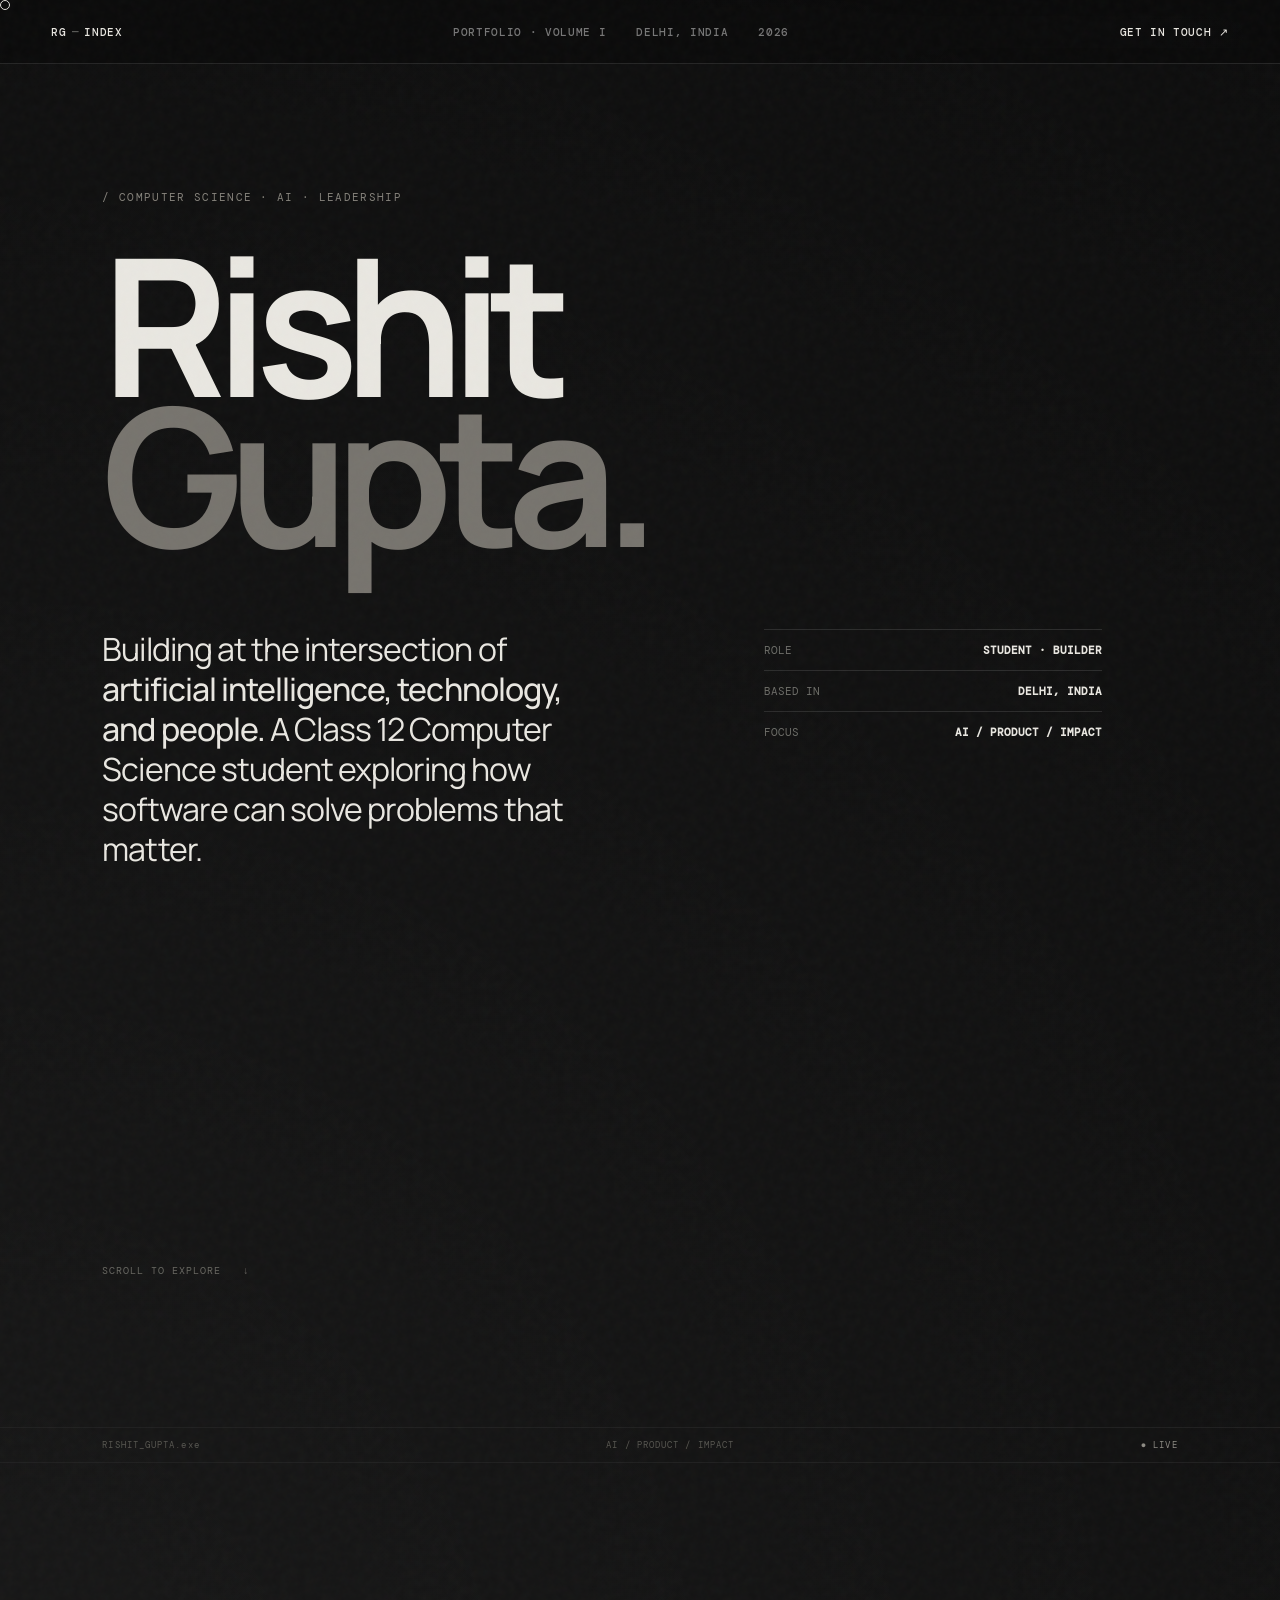
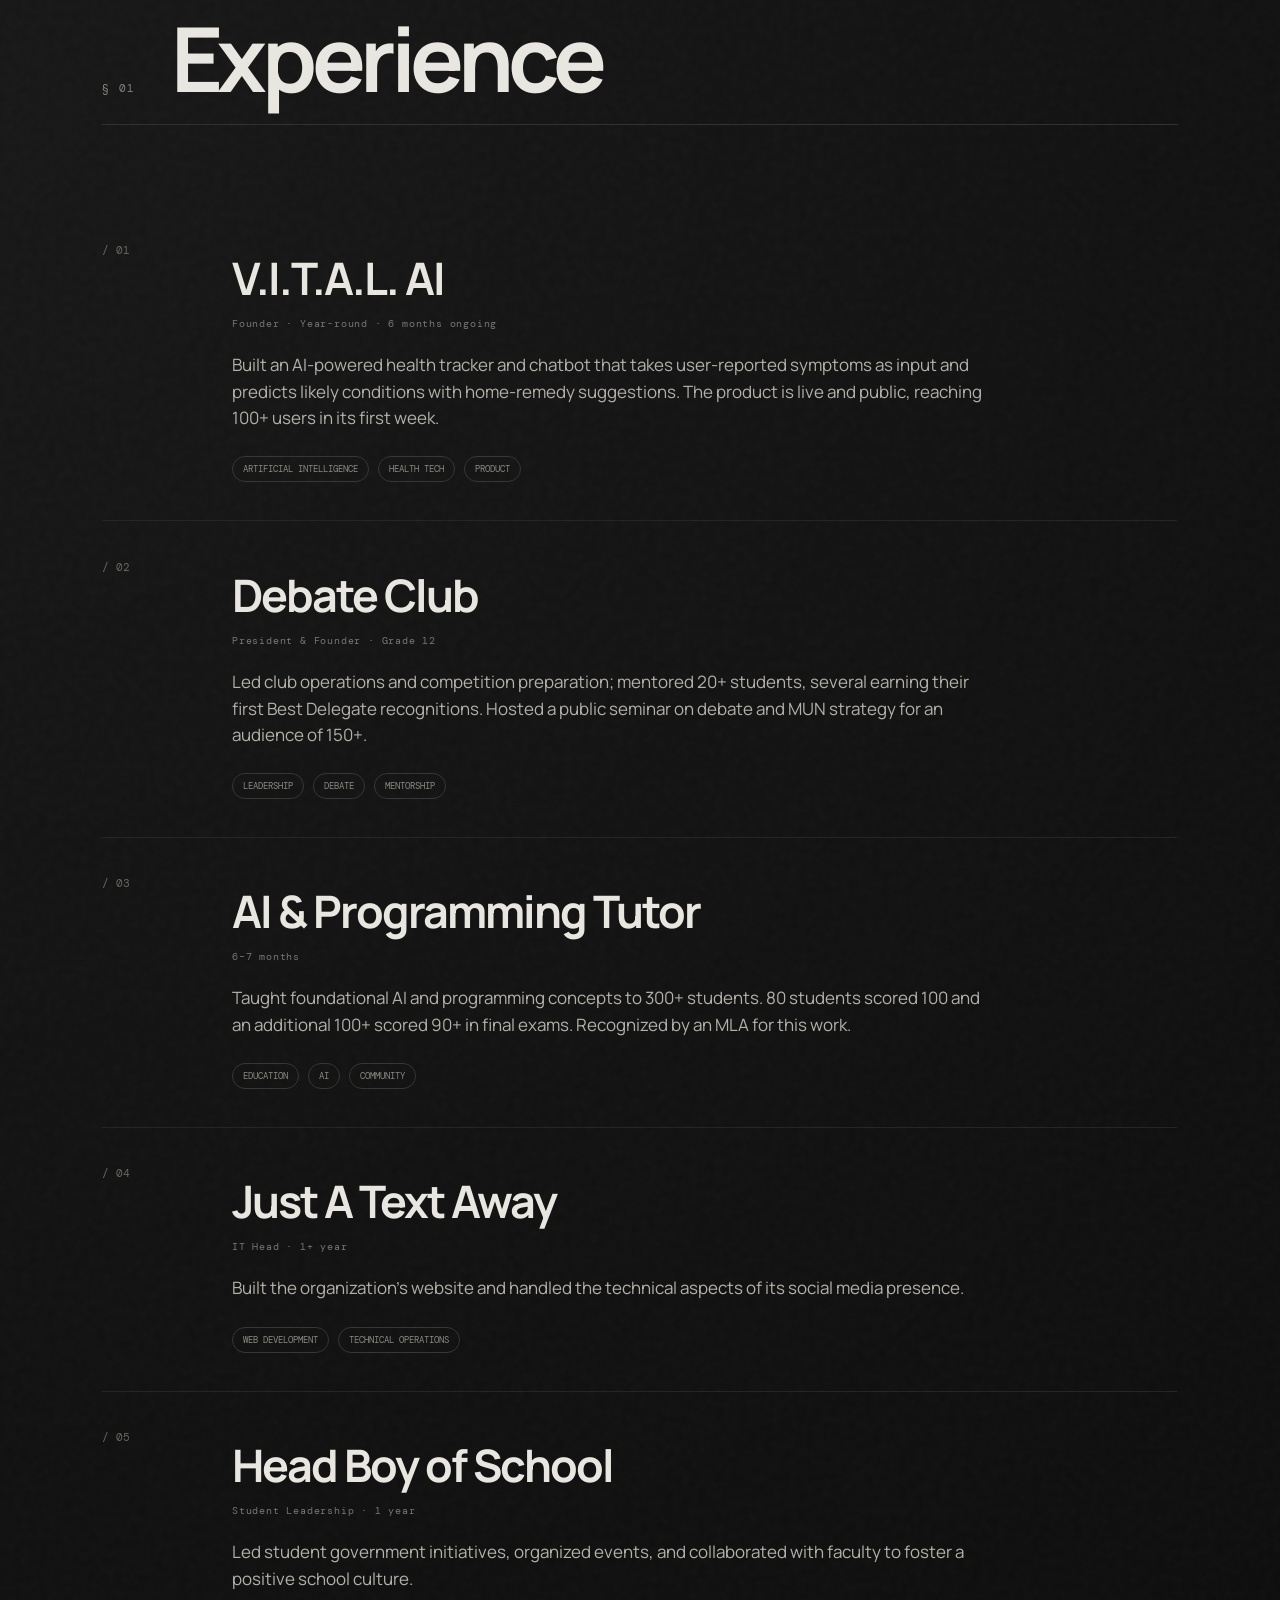
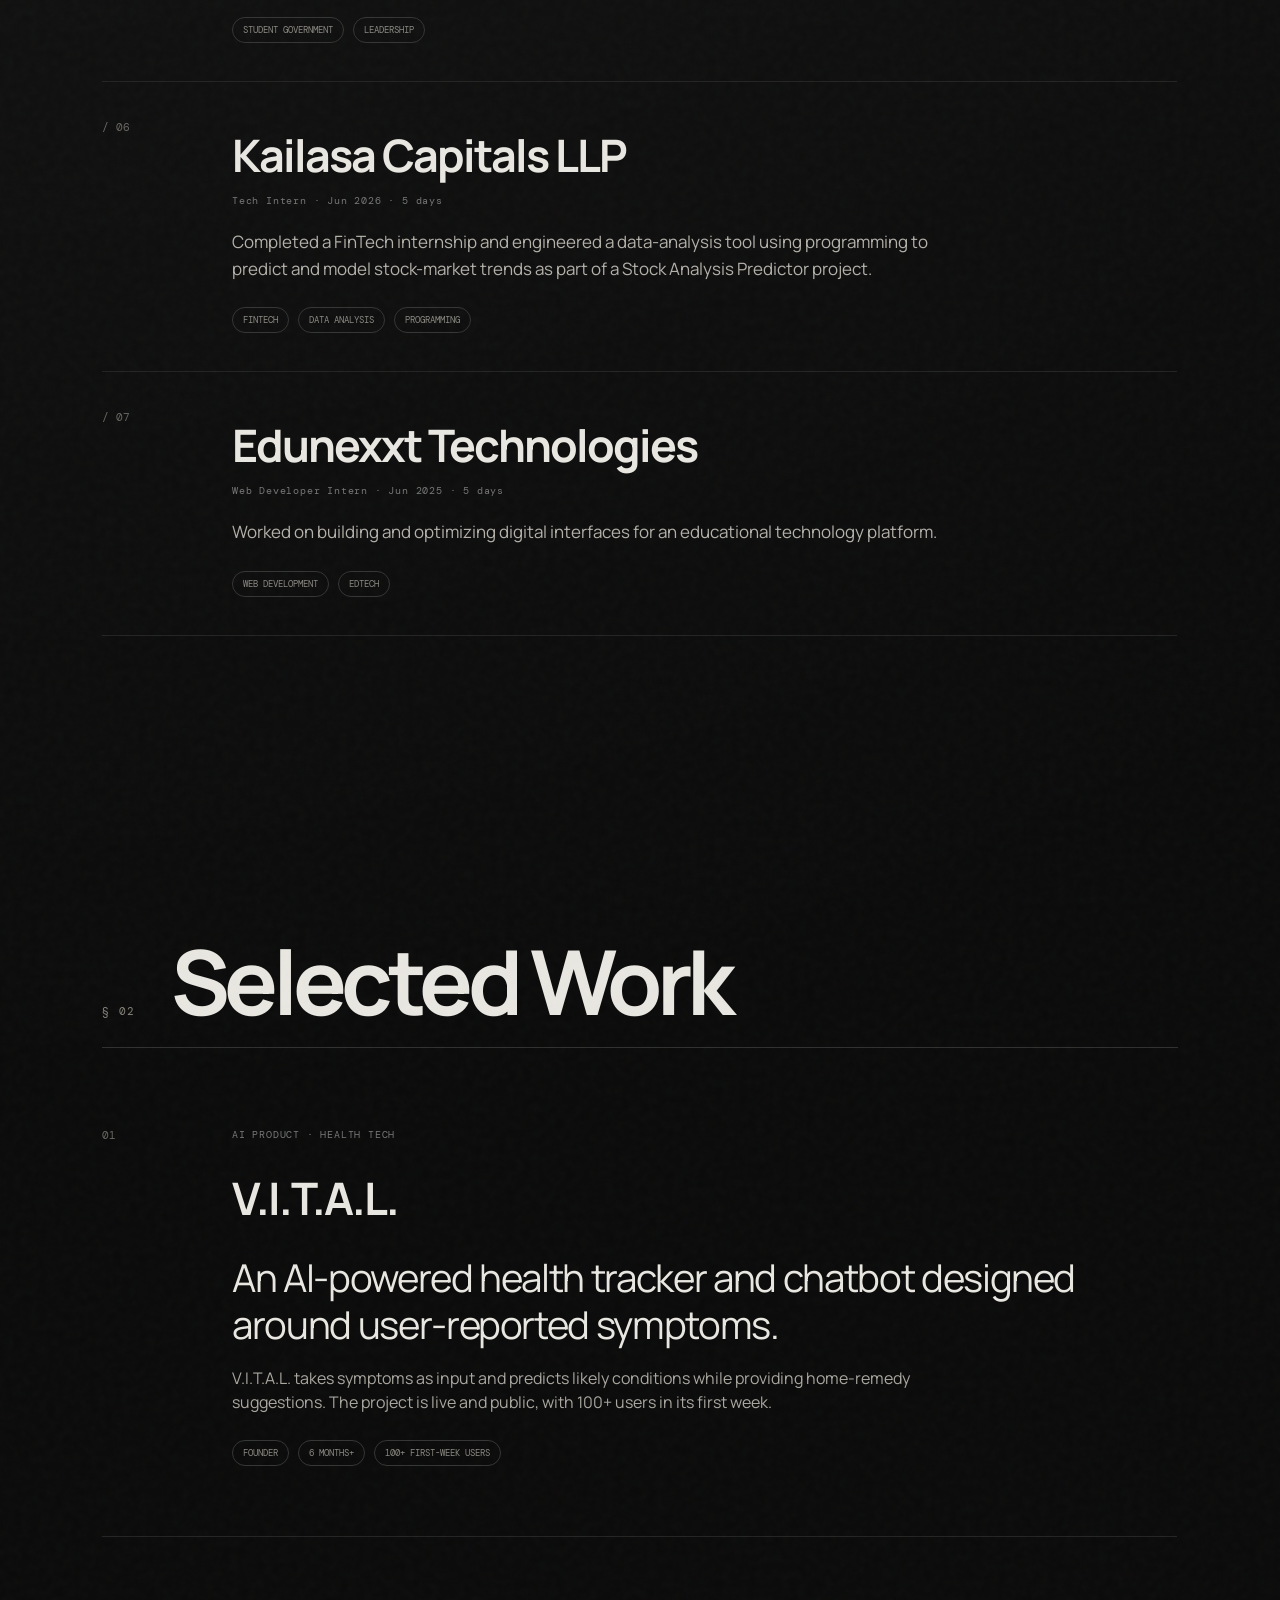
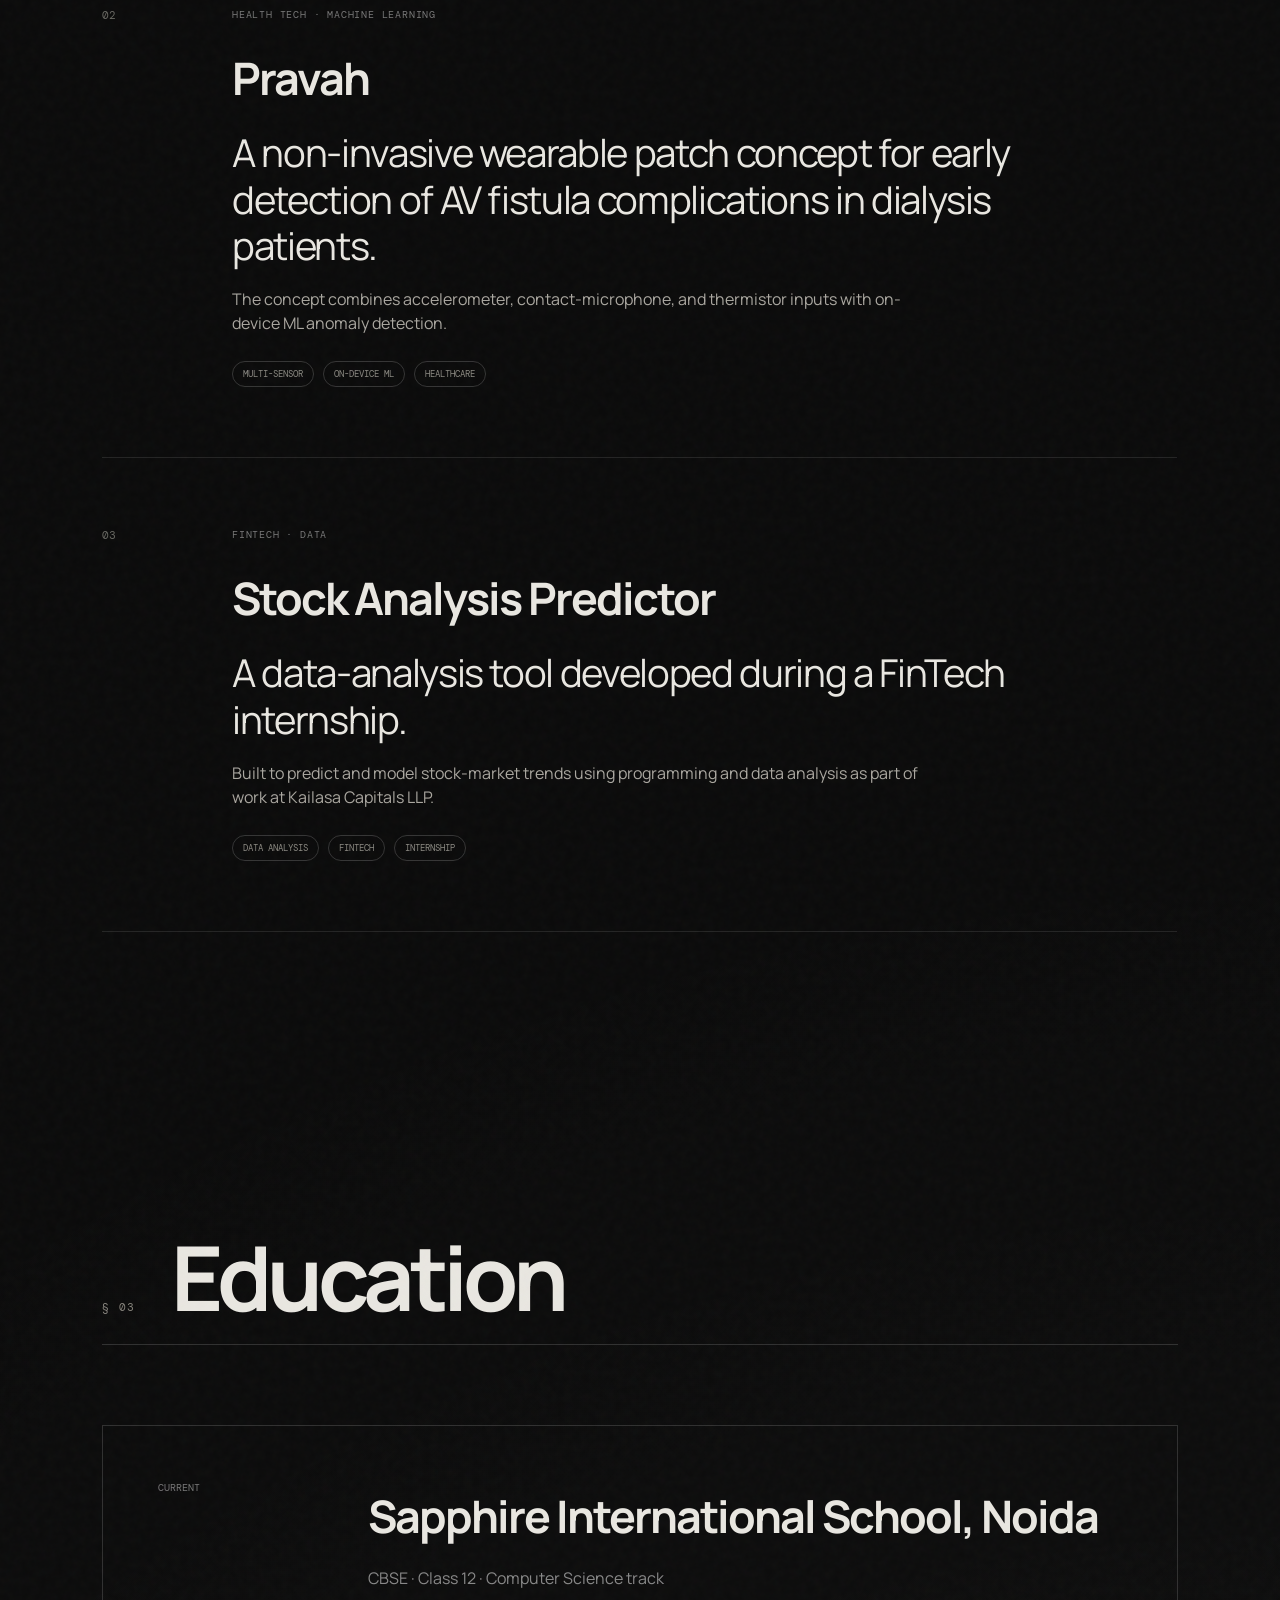
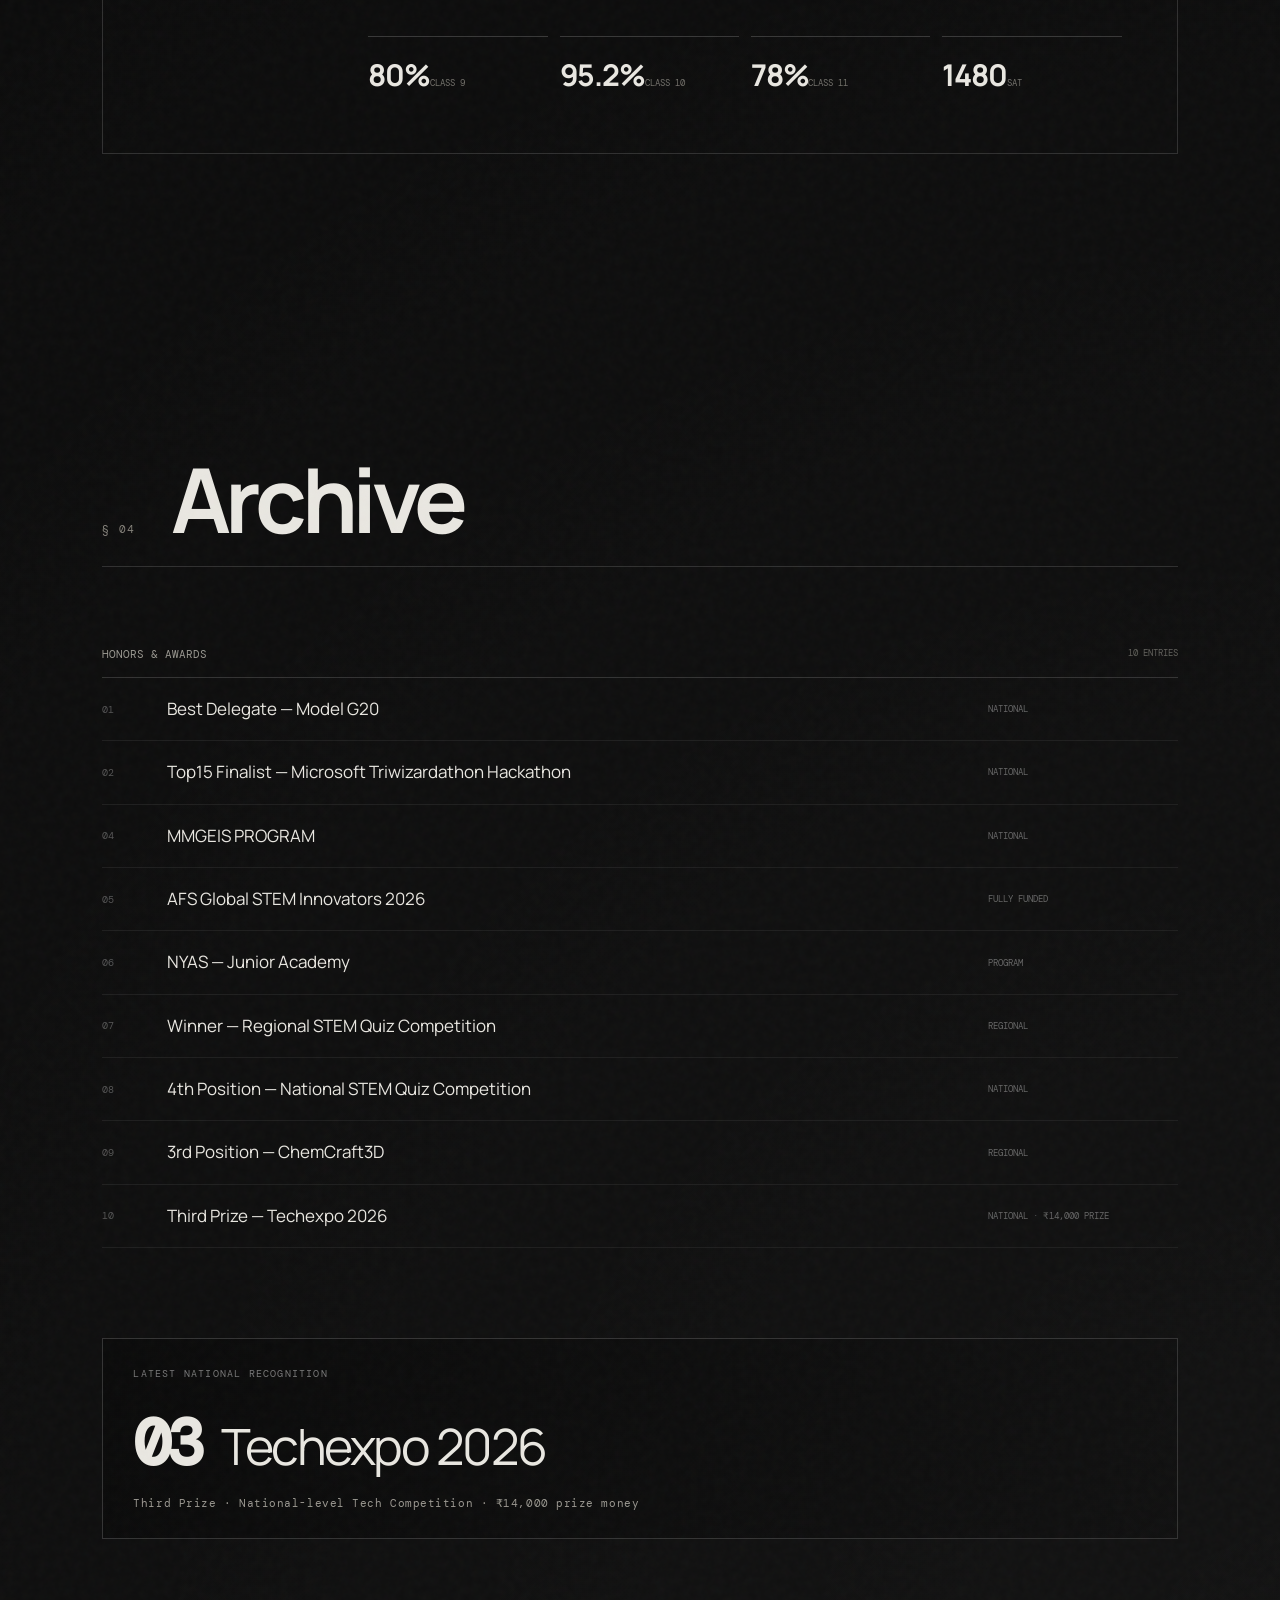
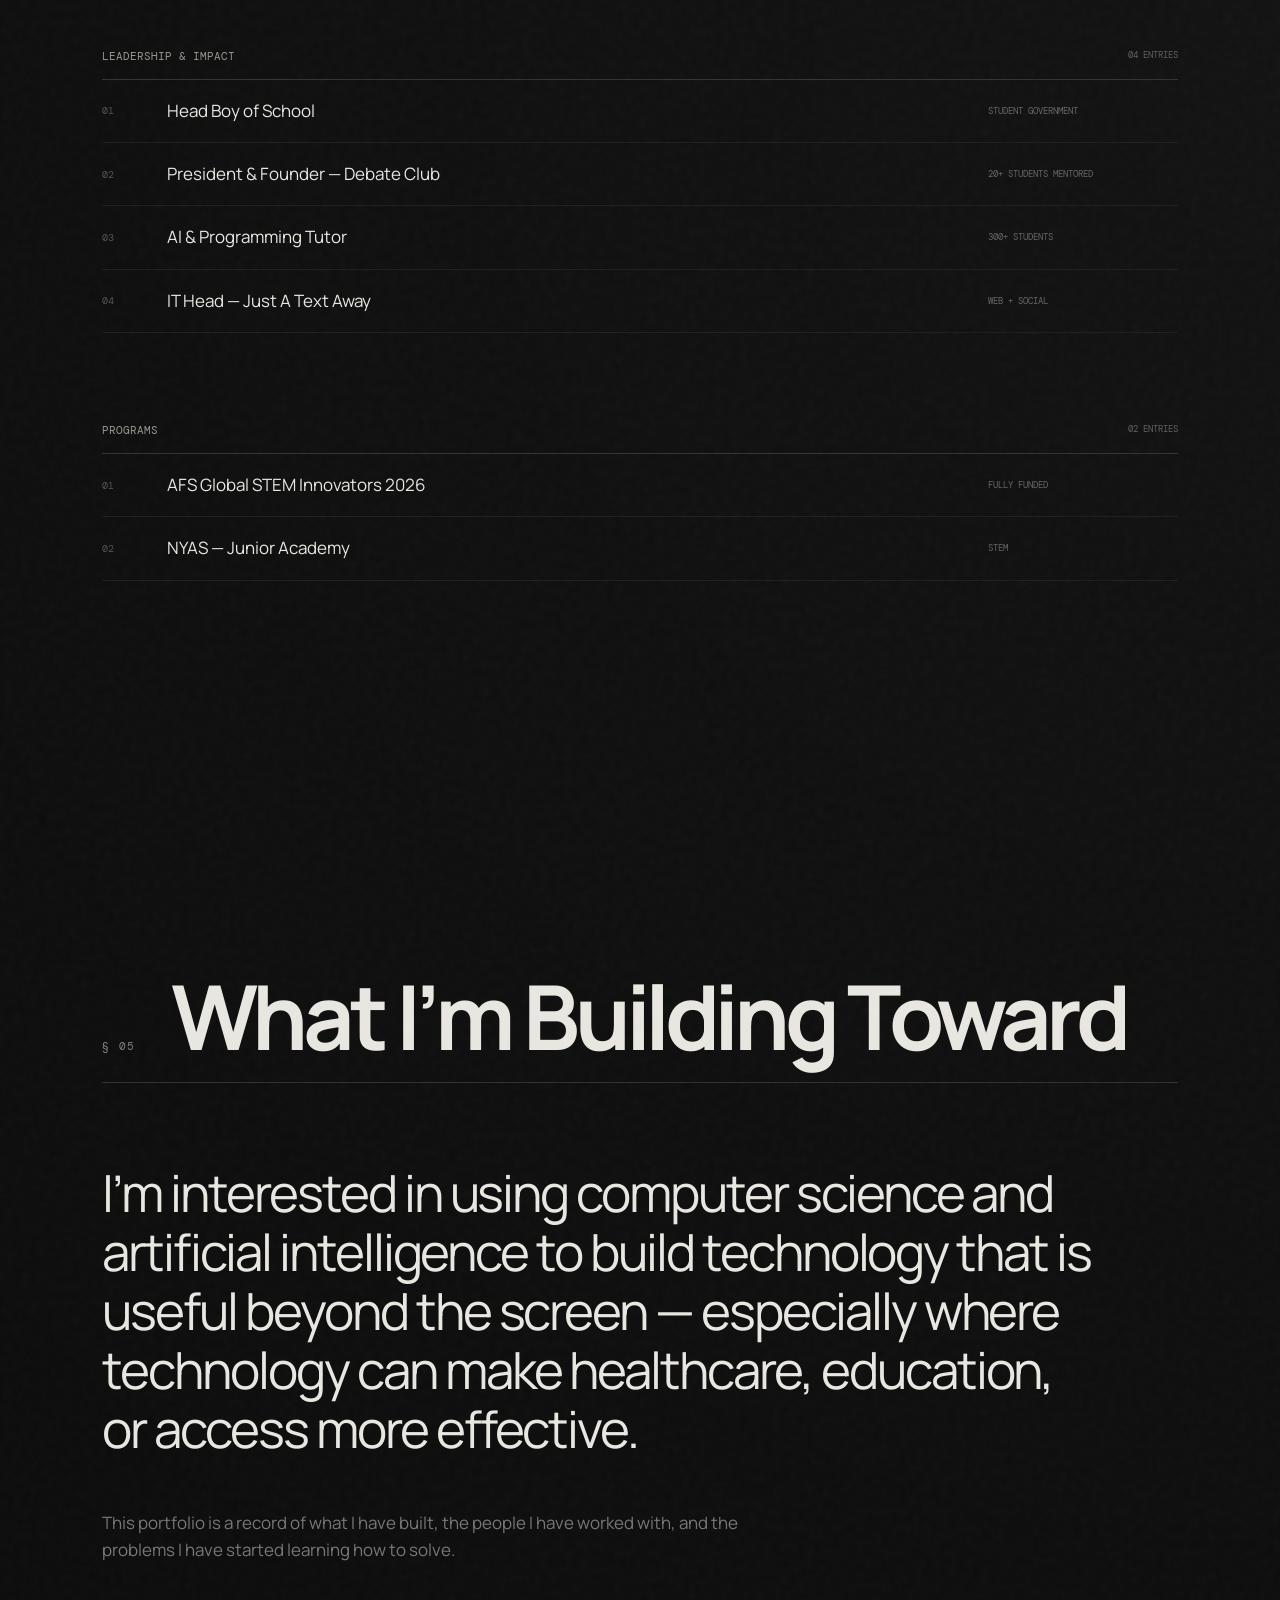
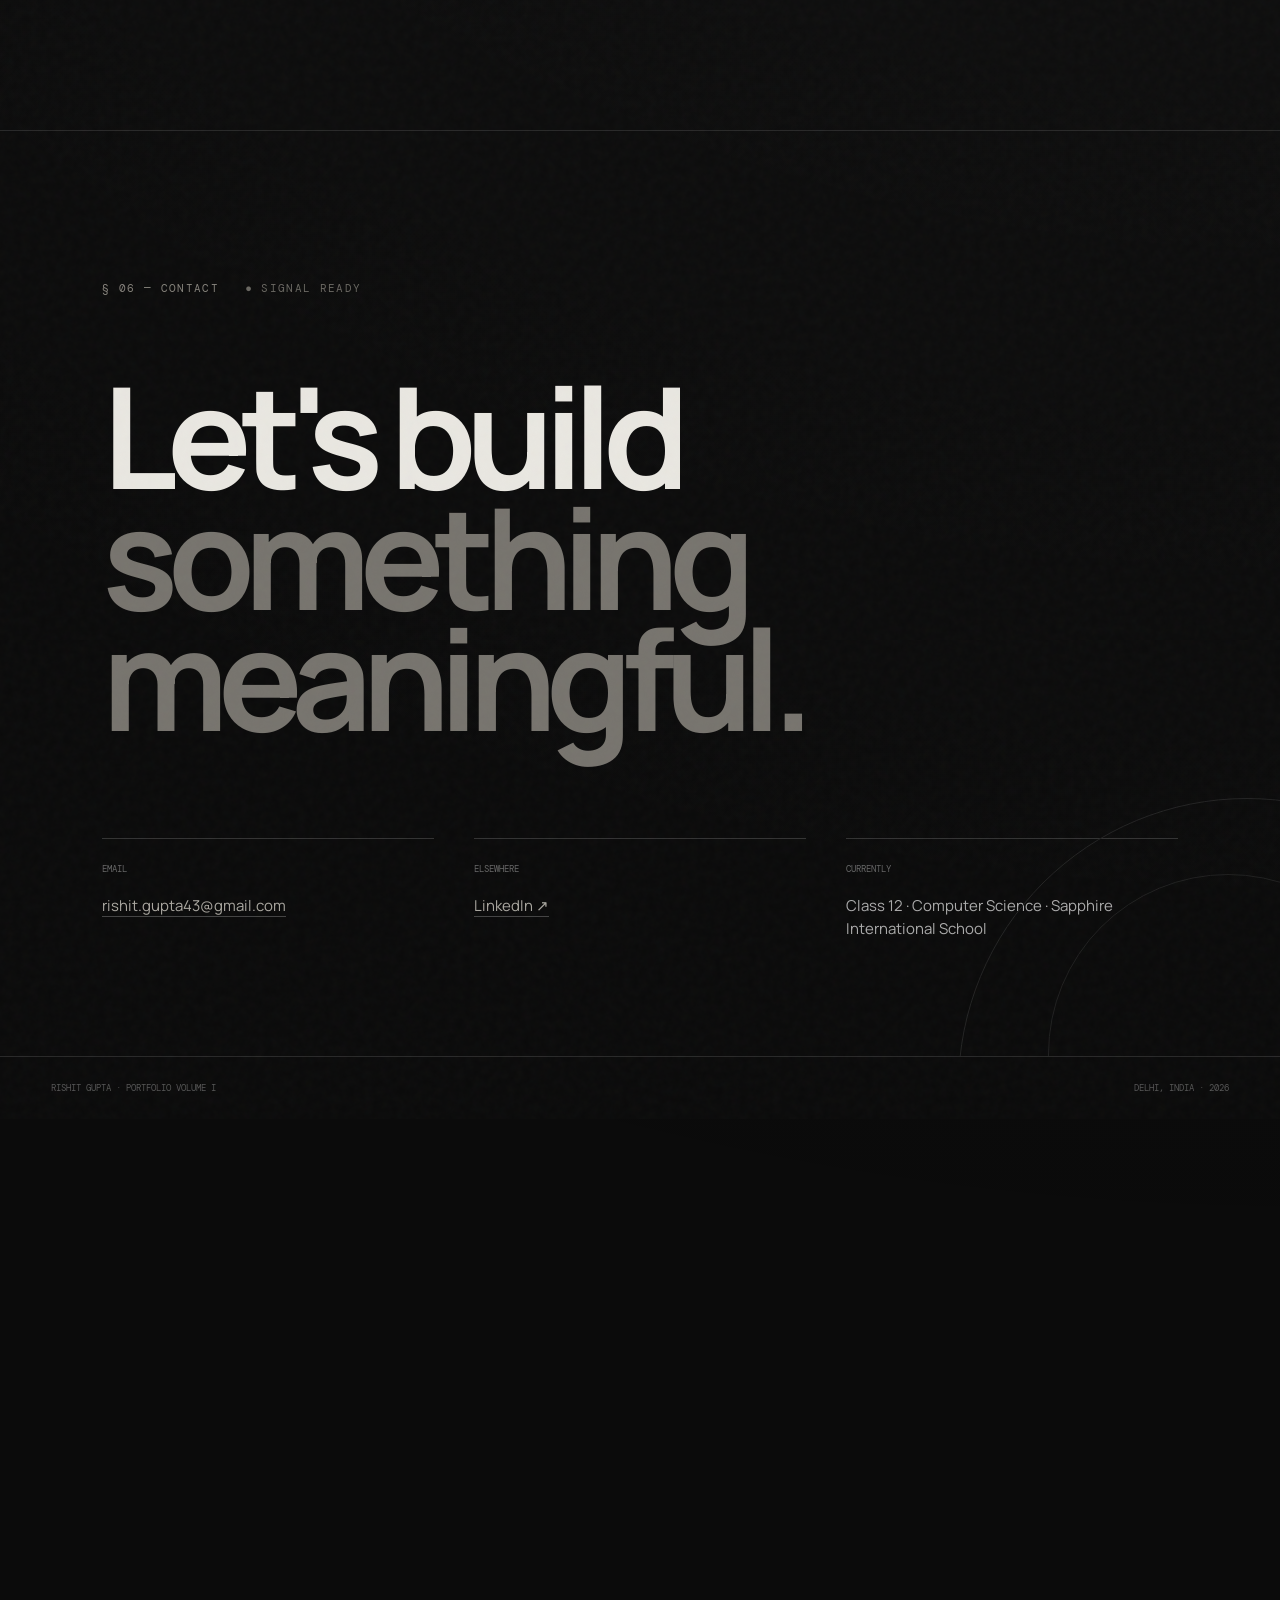
<file: index.html>
<!DOCTYPE html>
<html lang="en">
<head>
  <meta charset="UTF-8" />
  <meta name="viewport" content="width=device-width, initial-scale=1.0" />
  <meta name="description" content="Rishit Gupta — Computer Science student, AI builder, student leader." />
  <title>Rishit Gupta — Portfolio</title>
  <link rel="preconnect" href="https://fonts.googleapis.com">
  <link rel="preconnect" href="https://fonts.gstatic.com" crossorigin>
  <link href="https://fonts.googleapis.com/css2?family=DM+Mono:wght@300;400;500&family=Manrope:wght@400;500;600;700;800&display=swap" rel="stylesheet">
  <link rel="stylesheet" href="styles.css" />
<style>
.recognition{margin:30px 0 110px;border:1px solid #343434;padding:28px 30px;position:relative;overflow:hidden;transition:transform .5s cubic-bezier(.16,1,.3,1),border-color .5s ease}
.recognition:before{content:"";position:absolute;inset:0;background:linear-gradient(110deg,transparent 25%,rgba(255,255,255,.08) 50%,transparent 75%);transform:translateX(-120%);transition:transform 1s cubic-bezier(.16,1,.3,1)}
.recognition:hover:before{transform:translateX(120%)}
.recognition:hover{transform:translateY(-6px);border-color:#666}
.recognition-kicker{font:10px "DM Mono",monospace;color:#777;letter-spacing:.12em;margin-bottom:22px}
.recognition-main{display:flex;align-items:baseline;gap:22px}
.recognition-main strong{font:700 64px "DM Mono",monospace;letter-spacing:-.08em}
.recognition-main span{font-size:clamp(28px,4vw,50px);letter-spacing:-.05em}
.recognition-sub{margin-top:10px;color:#9b9891;font:11px "DM Mono",monospace;letter-spacing:.05em}
</style></head>
<body>
  <div class="cursor"></div>
  <div class="grain"></div>

  <header class="topbar">
    <a class="brand" href="#top">RG<span>—</span>INDEX</a>
    <div class="top-meta">
      <span>PORTFOLIO · VOLUME I</span>
      <span>DELHI, INDIA</span>
      <span>2026</span>
    </div>
    <a class="menu-link" href="#contact">GET IN TOUCH ↗</a>
  </header>

  <main id="top">
    <section class="hero section">
      <div class="eyebrow">/ COMPUTER SCIENCE · AI · LEADERSHIP</div>
      <h1>Rishit<br><em>Gupta.</em></h1>
      <div class="hero-grid">
        <p class="hero-statement">
          Building at the intersection of <strong>artificial intelligence, technology, and people.</strong>
          A Class 12 Computer Science student exploring how software can solve problems that matter.
        </p>
        <div class="hero-aside">
          <div><span>ROLE</span><strong>STUDENT · BUILDER</strong></div>
          <div><span>BASED IN</span><strong>DELHI, INDIA</strong></div>
          <div><span>FOCUS</span><strong>AI / PRODUCT / IMPACT</strong></div>
        </div>
      </div>
      <div class="tech-stage" aria-hidden="true">
        <div class="stage-grid"></div>
        <div class="scanline"></div>
        <div class="orb orb-a"></div>
        <div class="orb orb-b"></div>
        <div class="orb orb-c"></div>
        <div class="hud hud-a">AI.SYSTEM // ONLINE</div>
        <div class="hud hud-b">BUILD_01 / VITAL</div>
        <div class="hud hud-c">STATUS: EXPERIMENTING</div>
        <div class="crosshair">+</div>
      </div>
      <div class="scroll-note">SCROLL TO EXPLORE <span>↓</span></div>
    </section>

    <div class="system-strip" aria-hidden="true">
      <div>RISHIT_GUPTA.exe</div><div>AI / PRODUCT / IMPACT</div><div class="system-pulse">● LIVE</div>
    </div>

    <section class="section numbered" id="experience">
      <div class="section-head"><span>§ 01</span><h2>Experience</h2></div>
      <div class="entries">
        <article class="entry">
          <div class="entry-num">/ 01</div>
          <div class="entry-main">
            <h3>V.I.T.A.L. AI</h3>
            <p class="role">Founder · Year-round · 6 months ongoing</p>
            <p>Built an AI-powered health tracker and chatbot that takes user-reported symptoms as input and predicts likely conditions with home-remedy suggestions. The product is live and public, reaching 100+ users in its first week.</p>
            <div class="tags"><span>ARTIFICIAL INTELLIGENCE</span><span>HEALTH TECH</span><span>PRODUCT</span></div>
          </div>
        </article>

        <article class="entry">
          <div class="entry-num">/ 02</div>
          <div class="entry-main">
            <h3>Debate Club</h3>
            <p class="role">President & Founder · Grade 12</p>
            <p>Led club operations and competition preparation; mentored 20+ students, several earning their first Best Delegate recognitions. Hosted a public seminar on debate and MUN strategy for an audience of 150+.</p>
            <div class="tags"><span>LEADERSHIP</span><span>DEBATE</span><span>MENTORSHIP</span></div>
          </div>
        </article>

        <article class="entry">
          <div class="entry-num">/ 03</div>
          <div class="entry-main">
            <h3>AI & Programming Tutor</h3>
            <p class="role">6–7 months</p>
            <p>Taught foundational AI and programming concepts to 300+ students. 80 students scored 100 and an additional 100+ scored 90+ in final exams. Recognized by an MLA for this work.</p>
            <div class="tags"><span>EDUCATION</span><span>AI</span><span>COMMUNITY</span></div>
          </div>
        </article>

        <article class="entry">
          <div class="entry-num">/ 04</div>
          <div class="entry-main">
            <h3>Just A Text Away</h3>
            <p class="role">IT Head · 1+ year</p>
            <p>Built the organization's website and handled the technical aspects of its social media presence.</p>
            <div class="tags"><span>WEB DEVELOPMENT</span><span>TECHNICAL OPERATIONS</span></div>
          </div>
        </article>

        <article class="entry">
          <div class="entry-num">/ 05</div>
          <div class="entry-main">
            <h3>Head Boy of School</h3>
            <p class="role">Student Leadership · 1 year</p>
            <p>Led student government initiatives, organized events, and collaborated with faculty to foster a positive school culture.</p>
            <div class="tags"><span>STUDENT GOVERNMENT</span><span>LEADERSHIP</span></div>
          </div>
        </article>

        <article class="entry">
          <div class="entry-num">/ 06</div>
          <div class="entry-main">
            <h3>Kailasa Capitals LLP</h3>
            <p class="role">Tech Intern · Jun 2026 · 5 days</p>
            <p>Completed a FinTech internship and engineered a data-analysis tool using programming to predict and model stock-market trends as part of a Stock Analysis Predictor project.</p>
            <div class="tags"><span>FINTECH</span><span>DATA ANALYSIS</span><span>PROGRAMMING</span></div>
          </div>
        </article>

        <article class="entry">
          <div class="entry-num">/ 07</div>
          <div class="entry-main">
            <h3>Edunexxt Technologies</h3>
            <p class="role">Web Developer Intern · Jun 2025 · 5 days</p>
            <p>Worked on building and optimizing digital interfaces for an educational technology platform.</p>
            <div class="tags"><span>WEB DEVELOPMENT</span><span>EDTECH</span></div>
          </div>
        </article>
      </div>
    </section>

    <section class="section numbered work" id="work">
      <div class="section-head"><span>§ 02</span><h2>Selected Work</h2></div>

      <article class="project featured">
        <div class="project-index">01</div>
        <div>
          <p class="project-type">AI PRODUCT · HEALTH TECH</p>
          <h3>V.I.T.A.L.</h3>
          <p class="project-lede">An AI-powered health tracker and chatbot designed around user-reported symptoms.</p>
          <p class="project-copy">V.I.T.A.L. takes symptoms as input and predicts likely conditions while providing home-remedy suggestions. The project is live and public, with 100+ users in its first week.</p>
          <div class="project-facts"><span>FOUNDER</span><span>6 MONTHS+</span><span>100+ FIRST-WEEK USERS</span></div>
        </div>
      </article>

      <article class="project">
        <div class="project-index">02</div>
        <div>
          <p class="project-type">HEALTH TECH · MACHINE LEARNING</p>
          <h3>Pravah</h3>
          <p class="project-lede">A non-invasive wearable patch concept for early detection of AV fistula complications in dialysis patients.</p>
          <p class="project-copy">The concept combines accelerometer, contact-microphone, and thermistor inputs with on-device ML anomaly detection.</p>
          <div class="project-facts"><span>MULTI-SENSOR</span><span>ON-DEVICE ML</span><span>HEALTHCARE</span></div>
        </div>
      </article>

      <article class="project">
        <div class="project-index">03</div>
        <div>
          <p class="project-type">FINTECH · DATA</p>
          <h3>Stock Analysis Predictor</h3>
          <p class="project-lede">A data-analysis tool developed during a FinTech internship.</p>
          <p class="project-copy">Built to predict and model stock-market trends using programming and data analysis as part of work at Kailasa Capitals LLP.</p>
          <div class="project-facts"><span>DATA ANALYSIS</span><span>FINTECH</span><span>INTERNSHIP</span></div>
        </div>
      </article>
    </section>

    <section class="section numbered education" id="education">
      <div class="section-head"><span>§ 03</span><h2>Education</h2></div>
      <div class="education-card">
        <div class="year">CURRENT</div>
        <div>
          <h3>Sapphire International School, Noida</h3>
          <p>CBSE · Class 12 · Computer Science track</p>
          <div class="score-grid">
            <div><strong>80%</strong><span>CLASS 9</span></div>
            <div><strong>95.2%</strong><span>CLASS 10</span></div>
            <div><strong>78%</strong><span>CLASS 11</span></div>
            <div><strong>1480</strong><span>SAT</span></div>
          </div>
        </div>
      </div>
    </section>

    <section class="section numbered archive" id="archive">
      <div class="section-head"><span>§ 04</span><h2>Archive</h2></div>

      <div class="archive-block">
        <div class="archive-title"><span>HONORS & AWARDS</span><small>10 ENTRIES</small></div>
        <div class="archive-list">
          <div><b>01</b><span>Best Delegate — Model G20</span><small>NATIONAL</small></div>
          <div><b>02</b><span>Top15 Finalist — Microsoft Triwizardathon Hackathon</span><small>NATIONAL</small></div>
          <div><b>04</b><span>MMGEIS PROGRAM</span><small>NATIONAL</small></div>
          <div><b>05</b><span>AFS Global STEM Innovators 2026</span><small>FULLY FUNDED</small></div>
          <div><b>06</b><span>NYAS — Junior Academy</span><small>PROGRAM</small></div>
          <div><b>07</b><span>Winner — Regional STEM Quiz Competition</span><small>REGIONAL</small></div>
          <div><b>08</b><span>4th Position — National STEM Quiz Competition</span><small>NATIONAL</small></div>
          <div><b>09</b><span>3rd Position — ChemCraft3D</span><small>REGIONAL</small></div>
          <div><b>10</b><span>Third Prize — Techexpo 2026</span><small>NATIONAL · ₹14,000 PRIZE</small></div>
        </div>
      </div>

      <div class="recognition">
        <div class="recognition-kicker">LATEST NATIONAL RECOGNITION</div>
        <div class="recognition-main"><strong>03</strong><span>Techexpo 2026</span></div>
        <div class="recognition-sub">Third Prize · National-level Tech Competition · ₹14,000 prize money</div>
      </div>

      <div class="archive-block">
        <div class="archive-title"><span>LEADERSHIP & IMPACT</span><small>04 ENTRIES</small></div>
        <div class="archive-list">
          <div><b>01</b><span>Head Boy of School</span><small>STUDENT GOVERNMENT</small></div>
          <div><b>02</b><span>President & Founder — Debate Club</span><small>20+ STUDENTS MENTORED</small></div>
          <div><b>03</b><span>AI & Programming Tutor</span><small>300+ STUDENTS</small></div>
          <div><b>04</b><span>IT Head — Just A Text Away</span><small>WEB + SOCIAL</small></div>
        </div>
      </div>

      <div class="archive-block">
        <div class="archive-title"><span>PROGRAMS</span><small>02 ENTRIES</small></div>
        <div class="archive-list">
          <div><b>01</b><span>AFS Global STEM Innovators 2026</span><small>FULLY FUNDED</small></div>
          <div><b>02</b><span>NYAS — Junior Academy</span><small>STEM</small></div>
        </div>
      </div>
    </section>

    <section class="section numbered closing">
      <div class="section-head"><span>§ 05</span><h2>What I’m Building Toward</h2></div>
      <div class="closing-copy">
        <p>I’m interested in using computer science and artificial intelligence to build technology that is useful beyond the screen — especially where technology can make healthcare, education, or access more effective.</p>
        <p class="quiet">This portfolio is a record of what I have built, the people I have worked with, and the problems I have started learning how to solve.</p>
      </div>
    </section>

    <section class="contact section" id="contact">
      <div class="contact-label">§ 06 — CONTACT <span class="signal">● SIGNAL READY</span></div>
      <h2>Let's build<br><em>something meaningful.</em></h2>
      <div class="contact-grid">
        <div>
          <span>EMAIL</span>
          <p><a href="mailto:rishit.gupta43@gmail.com">rishit.gupta43@gmail.com</a></p>
        </div>
        <div>
          <span>ELSEWHERE</span>
          <p><a href="https://www.linkedin.com/in/rishitgupta43/" target="_blank" rel="noopener">LinkedIn ↗</a></p>
        </div>
        <div>
          <span>CURRENTLY</span>
          <p>Class 12 · Computer Science · Sapphire International School</p>
        </div>
      </div>
    </section>
  </main>

  <footer>
    <span>RISHIT GUPTA · PORTFOLIO VOLUME I</span>
    <span>DELHI, INDIA · 2026</span>
  </footer>

  <script src="script.js"></script>
</body>
</html>
</file>
<file: styles.css>
*{box-sizing:border-box}html{scroll-behavior:smooth}body{margin:0;background:#0b0b0b;color:#e9e7e1;font-family:Manrope,Arial,sans-serif;line-height:1.55;overflow-x:hidden}
body:before{content:"";position:fixed;inset:-35%;pointer-events:none;z-index:-2;background:radial-gradient(circle at 20% 30%,rgba(255,255,255,.055),transparent 22%),radial-gradient(circle at 80% 65%,rgba(255,255,255,.035),transparent 24%);animation:aurora 14s ease-in-out infinite alternate}
@keyframes aurora{0%{transform:translate3d(-3%,-2%,0) scale(1)}50%{transform:translate3d(3%,2%,0) scale(1.08)}100%{transform:translate3d(-1%,4%,0) scale(1.03)}}.cursor{position:fixed;width:10px;height:10px;border:1px solid #e9e7e1;border-radius:50%;pointer-events:none;z-index:50;mix-blend-mode:difference;transition:transform .08s linear}
@media(pointer:fine){a,.entry,.project,.archive-list>div{cursor:none}}
.grain{position:fixed;inset:0;pointer-events:none;opacity:.035;z-index:20;background-image:url("data:image/svg+xml,%3Csvg viewBox='0 0 180 180' xmlns='http://www.w3.org/2000/svg'%3E%3Cfilter id='n'%3E%3CfeTurbulence type='fractalNoise' baseFrequency='.85' numOctaves='4' stitchTiles='stitch'/%3E%3C/filter%3E%3Crect width='100%25' height='100%25' filter='url(%23n)' opacity='.8'/%3E%3C/svg%3E")}.topbar{position:fixed;top:0;left:0;right:0;height:64px;display:flex;align-items:center;justify-content:space-between;padding:0 4vw;border-bottom:1px solid #252525;background:rgba(11,11,11,.84);backdrop-filter:blur(14px);z-index:10;font:500 11px "DM Mono",monospace;letter-spacing:.06em}.brand{color:#e9e7e1;text-decoration:none}.brand span{opacity:.35;margin:0 5px}.top-meta{display:flex;gap:30px;color:#777}.menu-link{color:#e9e7e1;text-decoration:none}.section{padding:150px 8vw;max-width:1500px;margin:auto}.hero{min-height:100vh;padding-top:190px;display:flex;flex-direction:column;justify-content:center}.eyebrow,.section-head span,.contact-label{font:400 11px "DM Mono",monospace;letter-spacing:.12em;color:#85827b}.hero h1{font-size:clamp(82px,15vw,220px);line-height:.78;letter-spacing:-.075em;margin:45px 0 80px;font-weight:700}.hero h1 em,.contact h2 em{font-style:normal;color:#77746e}.hero-grid{display:grid;grid-template-columns:1.5fr 1fr;gap:12vw;max-width:1000px}.hero-statement{font-size:clamp(22px,2.5vw,36px);line-height:1.25;letter-spacing:-.03em;margin:0}.hero-statement strong{font-weight:500}.hero-aside{font:11px "DM Mono",monospace}.hero-aside div{border-top:1px solid #2c2c2c;padding:13px 0;display:flex;justify-content:space-between;gap:25px}.hero-aside span{color:#6d6d68}.scroll-note{margin-top:auto;padding-top:90px;font:10px "DM Mono",monospace;color:#686761;letter-spacing:.1em}.scroll-note span{margin-left:15px}.section-head{display:flex;gap:35px;align-items:baseline;border-bottom:1px solid #303030;padding-bottom:22px;margin-bottom:80px}.section-head h2{font-size:clamp(42px,7vw,95px);letter-spacing:-.06em;line-height:1;margin:0}.entry{display:grid;grid-template-columns:90px 1fr;gap:40px;padding:38px 0;border-bottom:1px solid #242424}.entry-num,.project-index{font:11px "DM Mono",monospace;color:#676761}.entry-main{max-width:900px}.entry h3,.project h3,.education-card h3{font-size:clamp(28px,3.5vw,48px);letter-spacing:-.045em;margin:0 0 5px}.role,.project-type{font:10px "DM Mono",monospace;letter-spacing:.08em;color:#777;margin:0 0 22px}.entry p:not(.role){font-size:17px;color:#b4b1aa;max-width:750px}.tags,.project-facts{display:flex;gap:9px;flex-wrap:wrap;margin-top:25px}.tags span,.project-facts span{border:1px solid #353535;border-radius:100px;padding:6px 10px;font:9px "DM Mono",monospace;color:#8b8982}.project{display:grid;grid-template-columns:90px 1fr;gap:40px;padding:70px 0;border-bottom:1px solid #242424}.project.featured{padding-top:0}.project-lede{font-size:clamp(23px,3vw,40px);line-height:1.2;letter-spacing:-.035em;max-width:900px;margin:18px 0}.project-copy{color:#aaa7a0;max-width:700px;font-size:16px}.education-card{display:grid;grid-template-columns:150px 1fr;gap:60px;border:1px solid #303030;padding:55px}.year{font:10px "DM Mono",monospace;color:#777}.education-card h3{margin-top:0}.education-card p{color:#888}.score-grid{display:grid;grid-template-columns:repeat(4,1fr);gap:12px;margin-top:45px}.score-grid div{border-top:1px solid #383838;padding-top:15px}.score-grid strong{display:block;font-size:30px;letter-spacing:-.04em}.score-grid span{font:9px "DM Mono",monospace;color:#73716b}.archive-block{margin-bottom:90px}.archive-title{display:flex;justify-content:space-between;border-bottom:1px solid #333;padding-bottom:16px;font:11px "DM Mono",monospace;color:#9a9891}.archive-title small{color:#62615c}.archive-list>div{display:grid;grid-template-columns:45px 1fr 190px;gap:20px;padding:18px 0;border-bottom:1px solid #1f1f1f;align-items:center}.archive-list b{font:10px "DM Mono",monospace;color:#555}.archive-list span{font-size:17px}.archive-list small{font:9px "DM Mono",monospace;color:#666}.closing-copy{max-width:1000px}.closing-copy p{font-size:clamp(28px,4vw,54px);line-height:1.15;letter-spacing:-.04em}.closing-copy .quiet{font-size:17px;color:#777;max-width:700px;line-height:1.6;letter-spacing:0}.contact{max-width:none;padding:150px 8vw 100px;border-top:1px solid #292929}.contact h2{font-size:clamp(65px,11vw,160px);line-height:.86;letter-spacing:-.075em;margin:80px 0 100px}.contact-grid{display:grid;grid-template-columns:repeat(3,1fr);gap:40px}.contact-grid div{border-top:1px solid #333;padding-top:15px}.contact-grid span{font:9px "DM Mono",monospace;color:#666}.contact-grid p{font-size:15px;color:#aaa}.contact-grid p{word-break:break-word}footer{border-top:1px solid #292929;padding:25px 4vw;display:flex;justify-content:space-between;font:9px "DM Mono",monospace;color:#555}@media(max-width:800px){.top-meta{display:none}.topbar{padding:0 5vw}.section{padding:110px 6vw}.hero{padding-top:150px}.hero h1{font-size:25vw;margin:55px 0}.hero-grid{grid-template-columns:1fr;gap:55px}.entry,.project{grid-template-columns:45px 1fr;gap:18px}.entry p:not(.role){font-size:15px}.education-card{grid-template-columns:1fr;padding:30px;gap:25px}.score-grid{grid-template-columns:repeat(2,1fr)}.archive-list>div{grid-template-columns:35px 1fr;gap:10px}.archive-list small{grid-column:2}.contact-grid{grid-template-columns:1fr}.contact h2{margin:60px 0}.scroll-note{padding-top:60px}footer{gap:15px;flex-direction:column}}

/* ===== CINEMATIC MOTION LAYER ===== */
@keyframes revealUp{from{opacity:0;transform:translateY(70px);filter:blur(8px)}to{opacity:1;transform:translateY(0);filter:blur(0)}}
@keyframes lineSweep{from{transform:scaleX(0);transform-origin:left}to{transform:scaleX(1);transform-origin:left}}
@keyframes floatIn{0%{opacity:0;transform:translateY(25px) rotateX(10deg)}100%{opacity:1;transform:translateY(0) rotateX(0)}}
@keyframes pulseDot{0%,100%{box-shadow:0 0 0 0 rgba(233,231,225,.18)}50%{box-shadow:0 0 0 12px rgba(233,231,225,0)}}
@keyframes marquee{to{transform:translateX(-50%)}}
@keyframes glitch{0%,100%{transform:translate(0)}20%{transform:translate(-2px,1px)}40%{transform:translate(2px,-1px)}60%{transform:translate(-1px,-1px)}80%{transform:translate(1px,1px)}}

.hero .eyebrow{animation:revealUp 1s cubic-bezier(.16,1,.3,1) both}
.hero h1{animation:revealUp 1.2s .12s cubic-bezier(.16,1,.3,1) both}
.hero-grid{animation:revealUp 1s .3s cubic-bezier(.16,1,.3,1) both}
.scroll-note{animation:floatIn 1s .8s both}
.scroll-note span{display:inline-block;animation:floatArrow 1.8s ease-in-out infinite}
@keyframes floatArrow{0%,100%{transform:translateY(0)}50%{transform:translateY(8px)}}

.section-head{position:relative;overflow:hidden}
.section-head:after{content:"";position:absolute;left:0;right:0;bottom:-1px;height:1px;background:#e9e7e1;transform:scaleX(0);transform-origin:left;transition:transform 1.2s cubic-bezier(.16,1,.3,1)}
.section-head:hover:after{transform:scaleX(1)}

.entry,.project,.education-card,.archive-block,.closing-copy{opacity:0;transform:translateY(45px);transition:opacity .9s cubic-bezier(.16,1,.3,1),transform .9s cubic-bezier(.16,1,.3,1)}
.entry.in,.project.in,.education-card.in,.archive-block.in,.closing-copy.in{opacity:1;transform:none}
.entry:nth-child(2){transition-delay:.06s}.entry:nth-child(3){transition-delay:.12s}.entry:nth-child(4){transition-delay:.18s}.entry:nth-child(5){transition-delay:.24s}.entry:nth-child(6){transition-delay:.30s}.entry:nth-child(7){transition-delay:.36s}

.entry,.project{position:relative;transition:padding-left .5s cubic-bezier(.16,1,.3,1),background .5s ease,opacity .9s cubic-bezier(.16,1,.3,1),transform .9s cubic-bezier(.16,1,.3,1)}
.entry:before,.project:before{content:"";position:absolute;left:-8vw;right:-8vw;top:0;bottom:0;background:linear-gradient(90deg,transparent,rgba(255,255,255,.035),transparent);transform:translateX(-100%);transition:transform .8s cubic-bezier(.16,1,.3,1);pointer-events:none}
.entry:hover:before,.project:hover:before{transform:translateX(100%)}
.entry:hover,.project:hover{padding-left:14px}
.entry h3,.project h3{transition:letter-spacing .5s cubic-bezier(.16,1,.3,1),transform .5s cubic-bezier(.16,1,.3,1)}
.entry:hover h3,.project:hover h3{letter-spacing:-.06em;transform:translateX(6px)}

.tags span,.project-facts span{transition:background .35s ease,color .35s ease,border-color .35s ease,transform .35s ease}
.tags span:hover,.project-facts span:hover{background:#e9e7e1;color:#0b0b0b;border-color:#e9e7e1;transform:translateY(-3px)}

.featured h3{position:relative;display:inline-block}
.featured h3:after{content:"";position:absolute;left:0;bottom:-6px;width:100%;height:2px;background:#e9e7e1;transform:scaleX(0);transform-origin:right;transition:transform .6s cubic-bezier(.16,1,.3,1)}
.featured:hover h3:after{transform:scaleX(1);transform-origin:left}

.archive-list>div{position:relative;overflow:hidden;transition:padding-left .35s ease,background .35s ease}
.archive-list>div:before{content:"";position:absolute;inset:0;background:#151515;transform:translateX(-101%);transition:transform .5s cubic-bezier(.16,1,.3,1);z-index:-1}
.archive-list>div:hover:before{transform:translateX(0)}
.archive-list>div:hover{padding-left:12px}

.score-grid strong{display:inline-block;transition:transform .45s cubic-bezier(.16,1,.3,1)}
.score-grid div:hover strong{transform:translateY(-5px) scale(1.05)}

.contact{position:relative;overflow:hidden}
.contact:before{content:"";position:absolute;width:45vw;height:45vw;right:-20vw;bottom:-25vw;border:1px solid #242424;border-radius:50%;animation:orbit 18s linear infinite}
.contact:after{content:"";position:absolute;width:28vw;height:28vw;right:-10vw;bottom:-14vw;border:1px solid #202020;border-radius:50%;animation:orbit 11s linear infinite reverse}
@keyframes orbit{to{transform:rotate(360deg)}}
.contact h2{position:relative;z-index:1}
.contact h2 em{transition:letter-spacing .7s cubic-bezier(.16,1,.3,1)}
.contact:hover h2 em{letter-spacing:-.02em}

.topbar .brand{transition:letter-spacing .4s ease}
.topbar .brand:hover{letter-spacing:.16em}
.menu-link{position:relative}
.menu-link:after{content:"";position:absolute;left:0;bottom:-5px;width:100%;height:1px;background:#e9e7e1;transform:scaleX(0);transform-origin:right;transition:transform .45s cubic-bezier(.16,1,.3,1)}
.menu-link:hover:after{transform:scaleX(1);transform-origin:left}

@media(prefers-reduced-motion:reduce){
  *,*:before,*:after{animation:none!important;transition:none!important;scroll-behavior:auto!important}
  .entry,.project,.education-card,.archive-block,.closing-copy{opacity:1;transform:none}
}

/* ===== NEXT-GEN TECH MOTION ===== */
:root{--line:#272727;--soft:#88857e;--paper:#e9e7e1}
body{perspective:1200px}
.topbar{transition:transform .45s ease,background .45s ease}
.topbar.scrolled{background:rgba(5,5,5,.94);box-shadow:0 12px 50px rgba(0,0,0,.25)}

.system-strip{max-width:1500px;margin:0 auto;padding:0 8vw;height:36px;display:flex;justify-content:space-between;align-items:center;border-top:1px solid #202020;border-bottom:1px solid #202020;font:9px "DM Mono",monospace;color:#575650;letter-spacing:.12em;overflow:hidden}
.system-strip>div{animation:systemBlink 3s infinite}
.system-strip .system-pulse{color:#8d8b84;animation:pulseText 1.6s infinite}
@keyframes systemBlink{0%,100%{opacity:.45}50%{opacity:1}}
@keyframes pulseText{0%,100%{opacity:.4}50%{opacity:1;text-shadow:0 0 14px rgba(233,231,225,.45)}}

.tech-stage{position:relative;height:220px;margin-top:85px;overflow:hidden;border:1px solid #191919;background:#080808;transform:perspective(800px) rotateX(5deg);transform-origin:center bottom}
.stage-grid{position:absolute;inset:-50% -10%;background-image:linear-gradient(#1c1c1c 1px,transparent 1px),linear-gradient(90deg,#1c1c1c 1px,transparent 1px);background-size:48px 48px;transform:perspective(500px) rotateX(62deg) translateY(35%);opacity:.55;animation:gridMove 7s linear infinite}
@keyframes gridMove{from{background-position:0 0,0 0}to{background-position:0 48px,48px 0}}
.scanline{position:absolute;left:0;right:0;height:1px;background:rgba(233,231,225,.35);box-shadow:0 0 16px rgba(233,231,225,.2);animation:scan 4s linear infinite}
@keyframes scan{0%{top:-5%}100%{top:105%}}
.orb{position:absolute;border:1px solid #4a4945;border-radius:50%;filter:blur(.1px);mix-blend-mode:screen}
.orb-a{width:145px;height:145px;left:13%;top:28%;animation:orbA 8s ease-in-out infinite}
.orb-b{width:82px;height:82px;right:22%;top:18%;animation:orbB 5.5s ease-in-out infinite}
.orb-c{width:32px;height:32px;right:10%;bottom:15%;animation:orbC 3s ease-in-out infinite}
@keyframes orbA{0%,100%{transform:translate3d(0,0,0) rotate(0deg);box-shadow:0 0 0 transparent}50%{transform:translate3d(80px,-30px,30px) rotate(180deg);box-shadow:0 0 55px rgba(233,231,225,.07)}}
@keyframes orbB{0%,100%{transform:translate(0,0) scale(1)}50%{transform:translate(-55px,45px) scale(1.35)}}
@keyframes orbC{0%,100%{transform:scale(1)}50%{transform:scale(2.2);box-shadow:0 0 40px rgba(233,231,225,.16)}}
.hud{position:absolute;font:8px "DM Mono",monospace;letter-spacing:.12em;color:#66645e}
.hud-a{left:18px;top:18px}.hud-b{right:18px;top:18px}.hud-c{left:18px;bottom:18px}
.crosshair{position:absolute;left:50%;top:50%;transform:translate(-50%,-50%);font:25px "DM Mono",monospace;color:#55534e;animation:crossPulse 2s ease-in-out infinite}
@keyframes crossPulse{0%,100%{opacity:.25;transform:translate(-50%,-50%) scale(.8)}50%{opacity:1;transform:translate(-50%,-50%) scale(1.25)}}

.hero h1{position:relative;text-shadow:0 0 0 transparent}
.hero h1:hover{animation:microGlitch .35s steps(2) 1}
@keyframes microGlitch{0%{text-shadow:none}25%{text-shadow:3px 0 rgba(233,231,225,.15),-3px 0 rgba(255,255,255,.06)}50%{transform:translateX(-2px)}75%{text-shadow:-2px 0 rgba(233,231,225,.12),2px 0 rgba(255,255,255,.05)}100%{transform:none;text-shadow:none}}

.section-head span{transition:color .4s ease}
.section-head:hover span{color:#e9e7e1}
.section-head h2{transition:transform .7s cubic-bezier(.16,1,.3,1)}
.section-head:hover h2{transform:translateX(12px)}

.project,.entry{will-change:transform}
.project:hover,.entry:hover{transform:translate3d(8px,-2px,0)!important}
.project:after,.entry:after{content:"";position:absolute;right:0;top:0;width:2px;height:0;background:#e9e7e1;transition:height .6s cubic-bezier(.16,1,.3,1)}
.project:hover:after,.entry:hover:after{height:100%}

.project-index{transition:transform .5s ease,color .5s ease}
.project:hover .project-index{transform:rotate(-8deg) scale(1.3);color:#e9e7e1}

.education-card{position:relative;overflow:hidden}
.education-card:before{content:"SYSTEM / EDUCATION";position:absolute;right:-20px;top:18px;font:9px "DM Mono",monospace;color:#282825;transform:rotate(90deg);transform-origin:right top;letter-spacing:.16em}
.education-card:hover{transform:translateY(-8px)!important;border-color:#4a4945;box-shadow:0 25px 80px rgba(0,0,0,.35)}
.education-card:hover .score-grid strong{animation:numberLift .55s both}
@keyframes numberLift{50%{transform:translateY(-8px) scale(1.12)}}

.recognition{background:linear-gradient(110deg,#0b0b0b,#111,#0b0b0b);background-size:220% 100%;animation:recognitionFlow 7s ease-in-out infinite}
@keyframes recognitionFlow{0%,100%{background-position:0 50%}50%{background-position:100% 50%}}
.recognition-main strong{animation:awardPulse 2.8s ease-in-out infinite}
@keyframes awardPulse{0%,100%{text-shadow:0 0 0 transparent}50%{text-shadow:0 0 25px rgba(233,231,225,.18)}}

.signal{margin-left:18px;color:#696761;animation:signalBlink 1.8s infinite}
@keyframes signalBlink{0%,100%{opacity:.35}50%{opacity:1;color:#e9e7e1}}

.contact h2{transition:transform .8s cubic-bezier(.16,1,.3,1)}
.contact:hover h2{transform:translateX(8px)}
.contact-grid a{color:#aaa7a0;text-decoration:none;border-bottom:1px solid #444;transition:color .3s,border-color .3s}
.contact-grid a:hover{color:#e9e7e1;border-color:#e9e7e1}

@media(max-width:800px){
  .system-strip{padding:0 6vw;font-size:8px}
  .system-strip>div:nth-child(2){display:none}
  .tech-stage{height:170px;margin-top:55px}
  .orb-a{left:5%;width:110px;height:110px}
  .hud-b{right:10px}
  .project:hover,.entry:hover{transform:translate3d(3px,-2px,0)!important}
}
</file>
